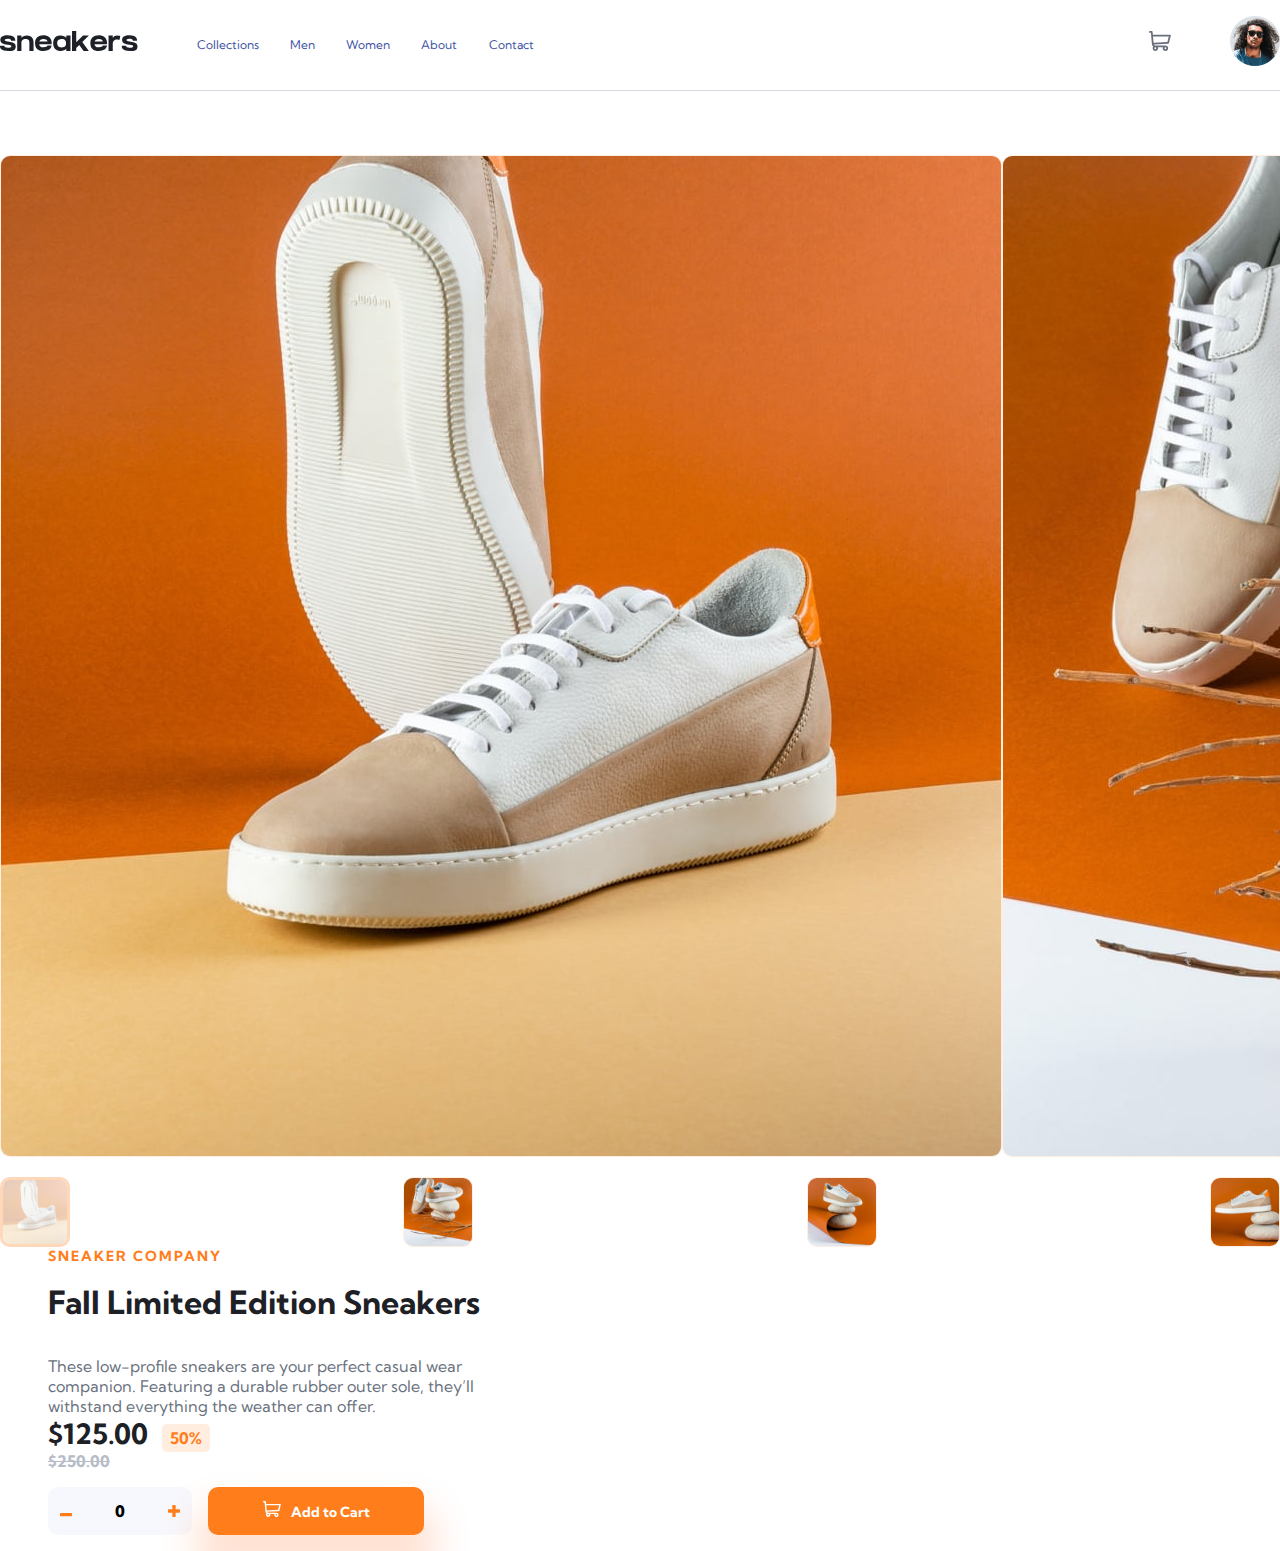
<file: index.html>
<!DOCTYPE html>
<html lang="en">
<head>
    <meta charset="UTF-8">
    <meta http-equiv="X-UA-Compatible" content="IE=edge">
    <meta name="viewport" content="width=device-width, initial-scale=1.0">
    <link rel="preconnect" href="https://fonts.googleapis.com">
    <link rel="preconnect" href="https://fonts.gstatic.com" crossorigin>
    <link href="https://fonts.googleapis.com/css2?family=Kumbh+Sans:wght@400;700&display=swap" rel="stylesheet">
    <link href="https://cdn.jsdelivr.net/npm/bootstrap@5.1.3/dist/css/bootstrap.min.css" rel="stylesheet" integrity="sha384-1BmE4kWBq78iYhFldvKuhfTAU6auU8tT94WrHftjDbrCEXSU1oBoqyl2QvZ6jIW3" crossorigin="anonymous">
    <link rel="stylesheet" href="style.css">
    <link rel="shortcut icon" href="images/favicon-32x32.png" type="image/x-icon">
    <title>E-commerce product page</title>
</head>
<body>


<!-- Light Box -->
<div class="light-box-wrapper" id="lightbox" >
    <div class="light-box-main">
        <img src="images/icon-close.svg" alt="icon-close" id="close">
        <div class="light-box">
            <img src="images/icon-previous.svg" alt="icon-previous" id="previous" onclick="plusSlides(-1)">
            <img src="images/icon-next.svg" alt="icon-next" id="next" onclick="plusSlides(1)">
            <div class="light-box-slider" id="lbp-slider">
                <img src="images/image-product-1.jpg" alt="product-1" class="img-fluid light-box-large-img">
                <img src="images/image-product-2.jpg" alt="product-1" class="img-fluid light-box-large-img">
                <img src="images/image-product-3.jpg" alt="product-1" class="img-fluid light-box-large-img">
                <img src="images/image-product-4.jpg" alt="product-1" class="img-fluid light-box-large-img">
            </div>
            <div class="light-box-thumpnail">
                <img src="images/image-product-1-thumbnail.jpg" alt="product-1-thump" class="light-box-small-img active" onclick="currentSlide(1)">
                <img src="images/image-product-2-thumbnail.jpg" alt="product-1-thump" class="light-box-small-img" onclick="currentSlide(2)">
                <img src="images/image-product-3-thumbnail.jpg" alt="product-1-thump" class="light-box-small-img" onclick="currentSlide(3)">
                <img src="images/image-product-4-thumbnail.jpg" alt="product-1-thump" class="light-box-small-img" onclick="currentSlide(4)">
            </div>
        </div>
    </div>
</div>                


<!-- header -->
<!-- mobilenav links -->
<div class="mobilemenulinks" id="mbmenu">
    <div class="content">
        <img src="images/icon-close.svg" alt="icon-close" id="mob-close">
        <div class="mblinks">
            <a href="#">Collections</a>
            <a href="#">Men</a>
            <a href="#">Women</a>
            <a href="#">About</a>
            <a href="#">Contact</a>
        </div>
    </div>
</div>
<div class="container">
    <div class="header">
        <div class="mobilemenu">
            <img src="images/icon-menu.svg" alt="icon-menu" id="mob-menu">
        </div>
        <div class="logo">
            <img src="images/logo.svg" alt="logo-icon">
        </div>
        <div class="links">
            <a href="#" class="active">Collections</a>
            <a href="#">Men</a>
            <a href="#">Women</a>
            <a href="#">About</a>
            <a href="#">Contact</a>
        </div>
        <div class="cart" >
            <img src="images/icon-cart.svg" alt="icon-cart" id="carticon">
            <span id="badge"></span>
        </div> 
        <!-- Cart Message -->
        <div class="cartmsg">
            <div class="cartmsgmain">
                <p class="cartmsghead">Cart</p>
            </div>
            <div class="cartmsgpara">
                <div id="emptycart" style="width: 100%; height: 100%;">
                    <p >Your cart is empty.</p>
                </div>
                <div id="cartlist">
                    <img src="images/image-product-1-thumbnail.jpg" alt="product-1" style="width: 50px;border-radius: 5px;float: left; margin-right: 10px;">
                    <p id="msg-one" style="color: hsl(219, 9%, 45%);" class="mb-0" >Fall Limited Edition Sneakers</p>
                    <span id="msg-two" style="color: hsl(219, 9%, 45%);" class="mb-0" >Autumn Limited Edition...</span>
                    <p style="color:hsl(219, 9%, 45%)">$<span id="fixedprice">125.00</span> x <span id="ordercount" style="color: hsl(219, 9%, 45%); margin-right: 5px;"></span> <span id="dollarsign" style="color: hsl(220, 13%, 13%) ;font-weight: 800;">$</span><span id="totalamount" style="color: hsl(220, 13%, 13%) ;font-weight: 800;">375</span><span style="color: hsl(220, 13%, 13%) ;font-weight: 800;">.00</span> <span style="position: absolute;right: 30px;top: 98px;"><img src="images/icon-delete.svg" alt="icon-delete" style="width: 15px; cursor: pointer;" id="cartdeleteicon"></span></p>
                    <button id="cartcheckout" style="background: #ff7d1a;outline: none;border: none;padding: 1rem 0rem;width: 100%;border-radius: 10px;color: hsl(0, 0%, 100%);font-weight: 600;">Checkout</button>
                </div>
            </div>
        </div>     
        <div class="admin">
            <img src="images/image-avatar.png" alt="avathar-img" id="avathar-icon">
        </div>
    </div>
</div>

<!-- Hero Section -->

<!-- mobileproduct -->
<div class="mobileproduct">
    <img src="images/icon-previous.svg" alt="icon-previous" id="mob-previous" onclick="nextSlides(-1)">
    <img src="images/icon-next.svg" alt="icon-next" id="mob-next" onclick="nextSlides(1)">
    <div class="mob-product-slider">
        <img src="images/image-product-1.jpg" alt="product-1" class="img-fluid mob-large-img">
        <img src="images/image-product-2.jpg" alt="product-2" class="img-fluid mob-large-img">
        <img src="images/image-product-3.jpg" alt="product-3" class="img-fluid mob-large-img">
        <img src="images/image-product-4.jpg" alt="product-4" class="img-fluid mob-large-img">
    </div>
</div>
<div class="container">
    <div class="hero-section">
        <div class="row">
            <div class="col-12 col-sm-12 col-md-6">
                <div class="container">
                    <div class="container">
                        <div class="container">
                            <div class="products" id="products">
                                <div class="product-tiles">
                                    <div class="product-slider" id="slider">
                                        <img src="images/image-product-1.jpg" alt="product-1" class="img-fluid large-img">
                                        <img src="images/image-product-2.jpg" alt="product-2" class="img-fluid large-img">
                                        <img src="images/image-product-3.jpg" alt="product-3" class="img-fluid large-img">
                                        <img src="images/image-product-4.jpg" alt="product-4" class="img-fluid large-img">
                                    </div>
                                </div>
                                <div class="product-thumpnail">
                                    <img src="images/image-product-1-thumbnail.jpg" alt="product-1-thump" class="small-img active" id="p-one">
                                    <img src="images/image-product-2-thumbnail.jpg" alt="product-2-thump" class="small-img" id="p-two">
                                    <img src="images/image-product-3-thumbnail.jpg" alt="product-2-thump" class="small-img" id="p-three">
                                    <img src="images/image-product-4-thumbnail.jpg" alt="product-4-thump" class="small-img" id="p-four">
                                </div>
                            </div>
                        </div>
                    </div>
                </div>
            </div>
            <div class="col-12 col-sm-12 col-md-6">
                <div class="hero-right-wrapper">
                    <div class="container">
                        <div class="container">
                            <div class="hero-right">
                                <div class="mini-head">
                                    <h6>Sneaker Company</h6>
                                </div>
                                <div class="main-head">
                                    <h1>Fall Limited Edition Sneakers</h1>
                                </div>
                                <div class="hero-para">
                                    <p>These low-profile sneakers are your perfect casual wear <br> companion. Featuring a 
                                        durable rubber outer sole, they’ll <br> withstand everything the weather can offer.</p>
                                </div>
                                <div class="amount">
                                    <div class="new-amount">
                                        <span id="current-price">$125.00</span>
                                        <span id="discount">50%</span>
                                    </div>
                                    <div class="old-amount">
                                        <span id="old-price">$250.00</span>
                                    </div>
                                </div>
                                <div class="add-to-cart">
                                    <div id="count-items">
                                        <span id="minus" style="background: hsl(223, 64%, 98%); cursor: pointer;"><img src="images/icon-minus.svg" alt="minus-icon"></span>
                                        <span id="itemnum" style="background: hsl(223, 64%, 98%); font-weight: 800;">0</span>
                                        <span id="plus" style="background: hsl(223, 64%, 98%); cursor: pointer;"><img src="images/icon-plus.svg" alt="plus-icon"></span>
                                    </div>
                                    <button id="cartbtn"><img src="images/icon-cart copy.svg" alt="icon-cart">Add to Cart</button>
                                </div>
                            </div>
                        </div>
                    </div>
                </div>
            </div>
        </div>
    </div>
</div>








    <script src="https://cdn.jsdelivr.net/npm/bootstrap@5.1.3/dist/js/bootstrap.bundle.min.js" integrity="sha384-ka7Sk0Gln4gmtz2MlQnikT1wXgYsOg+OMhuP+IlRH9sENBO0LRn5q+8nbTov4+1p" crossorigin="anonymous"></script>
    <script src="app.js"></script>
</body>
</html>
</file>
<file: style.css>
*{
    padding: 0;
    margin: 0;
    box-sizing: border-box;
    font-family: 'Kumbh Sans', sans-serif;   
}
body{
    background: hsl(0, 0%, 100%);
}
.header{
    display: flex;
    justify-content: space-between;
    align-items: center;
    padding-top: 1rem;
    padding-bottom: 20px;
    border-bottom: 0.1px solid hsl(220deg 14% 75% / 58%);
    position: relative;
}
.header .logo{
    flex-grow: 1;
}
.header .links{
    flex-grow: 10;   
}
.header .links a{
    flex-grow: 5;
    text-decoration: none;
    font-size: 12px;
    color: hsl(228, 45%, 44%);
    margin-right: 1.7rem;
    text-transform: capitalize;
}
.header .links a:hover{
    border-bottom: 4px solid #ff7d1a;
    padding-bottom: 2rem;
}

.header .cart{
    flex-grow: 1;
    position: relative;
}
.header .cart img{
    cursor: pointer;
}
.header .cart #badge{
    position: absolute;
    top: -3px;
    left: 9px;
    font-weight: 600;
    font-size: 10px;
    padding: 0px 7px;
    border-radius: 50%;
    background: #ff7d1a;
    color: hsl(0, 0%, 100%);
}
/* cart message */
.header .cartmsg{
    display: none;
    position: absolute;
    right: -64px;
    top: 70px;
    background: hsl(0, 0%, 100%);
    width: 345px;
    height: 225px;
    border-radius: 15px;
    box-shadow: 0px 22px 68px -25px rgb(100 98 98);
    z-index: 2;
}
.header .cartmsg .cartmsgmain{
    padding: 20px 20px 3px 20px;
    border-bottom: 1.5px solid hsl(220deg 14% 75% / 58%);
}
.header .cartmsg .cartmsgmain .cartmsghead{
    font-weight: 900;
}
.header .cartmsg .cartmsgpara{
    width: 100%;
    height: 72%;
    padding: 20px;
}
.header .cartmsg .cartmsgpara #emptycart p{
    height: 100%;
    display: flex;
    justify-content: center;
    align-items: center;
    color: hsl(219, 9%, 45%);
    font-weight: 900;
}
.header .cartmsg .cartmsgpara .cartlist{
    width: 100%;
    height: 100%;
    position: relative;
    
}
.header .cartmsg .cartmsgpara .cartlist p{
    color: hsl(220, 14%, 75%);
}

.header #avathar-icon{
    width: 50px;
    cursor: pointer;
}
.header #avathar-icon:hover{
    border: 3px solid #ff7d1a;
    border-radius: 100%;
}


/* Hero Section */

.hero-section{
    padding-top: 4rem;
}
.products{
    overflow: hidden;
}
.products .product-tiles .product-slider .large-img{
    border-radius: 10px;
    border: 1px solid hsl(25, 100%, 94%);
    cursor: pointer;
}
.products .product-tiles .product-slider{
    display: flex;
}
.products .product-thumpnail{
    display: flex;
    flex-flow: row;
    justify-content: space-between;
    padding-top: 20px;
}
.products .product-thumpnail .small-img{
    width: 70px;
    height: 70px;
    border-radius: 10px;
    border: 1px solid hsl(25, 100%, 94%);
    cursor: pointer;
}
.products .product-thumpnail .small-img:hover{
    opacity: 0.5;
}
.products .product-thumpnail .active{
    opacity: 0.3;
    border:#ff7d1a outset;
    border-width: 3px;
    border-style: solid;
}

/* Light Box Wrapper */
.light-box-wrapper{
    display: none;
    position: fixed;
    width: 100%;
    height: 100vh;
    background: hsl(0deg 0% 0% / 70%);
    z-index: 2;
}
.light-box-wrapper .light-box-main{
    max-width: 400px;
    position: relative;
    margin: 0 auto;
    top: 70px;
    background: rgba(0, 0, 0, 0);
}
.light-box-wrapper .light-box-main #close{
    position: relative;
    left: 385px;
    width: 15px;
    padding-bottom: 15px;
    background: rgba(0, 0, 0, 0);
    filter: brightness(9);
    cursor: pointer;
}
.light-box-wrapper .light-box-main .light-box #previous{
    position: absolute;
    left: -20px;
    top: 37%;
    width: 40px;
    height: 40px;
    padding: 15px;
    border-radius: 50px;
    cursor: pointer;
    background: hsl(0, 0%, 100%);
    z-index: 2;
}
.light-box-wrapper .light-box-main .light-box #previous:hover{
    color: #ff7d1a;
    stroke-width: 5;
}
.light-box-wrapper .light-box-main .light-box #next{
    position: absolute;
    right: -20px;
    top: 37%;
    width: 40px;
    height: 40px;
    padding: 15px;
    border-radius: 50px;
    cursor: pointer;
    background: hsl(0, 0%, 100%);
    z-index: 2;
}
.light-box-wrapper .light-box-main .light-box{
    overflow: hidden;
    
}
.light-box-wrapper .light-box-main .light-box .light-box-slider{
    display: flex;
    padding-bottom: 20px;   
    
}
.light-box-wrapper .light-box-main .light-box .light-box-slider .light-box-large-img{
    border-radius: 10px;
}
.light-box-wrapper .light-box-main .light-box .light-box-thumpnail{
    display: flex;
    justify-content: space-evenly;
    padding-bottom: 2rem;
     
}
.light-box-wrapper .light-box-main .light-box .light-box-thumpnail .active{
    opacity: 0.5;
    border:#ff7d1a outset;
    border-width: 3px;
    border-style: solid;
    
}
.light-box-wrapper .light-box-main .light-box .light-box-thumpnail .light-box-small-img{
    border-radius: 8px;
    width: 65px;
    cursor: pointer;
}

/* hero-right-wrapper */
.hero-right-wrapper{
    width: 100%;
    height: 100%;
    display: flex;
    align-items: center;
}
.hero-right .mini-head h6{
    text-transform: uppercase;
    font-weight: 700;
    color: hsl(26, 100%, 55%);
    letter-spacing: 2px;
    font-size: 14px;
    margin-bottom: 1rem;
}
.hero-right .main-head h1{
    color: hsl(220, 13%, 13%);
    font-weight: 700;
    line-height: 43px;
    margin-bottom: 2rem;
}
.hero-right .hero-para p{
    color: hsl(219, 9%, 45%);
}
.hero-right .amount .new-amount #current-price{
    color: hsl(220, 13%, 13%);
    font-weight: 700;
    font-size: 28px;
    margin-right: 10px;
}
.hero-right .amount .new-amount #discount{
    padding: 4px 8px;
    background: hsl(25, 100%, 94%);
    color: hsl(26, 100%, 55%);
    border-radius: 5px;
    font-weight: 700;
}
.hero-right .amount .old-amount #old-price{
    color: hsl(220, 14%, 75%);
    text-decoration: line-through;
    font-weight: 700;
}

/* Add to Cart */
.hero-right .add-to-cart{
    padding: 1rem 0rem;
    display: flex;
    
}
.hero-right .add-to-cart #count-items{
    width: 9rem;
    height: 3rem;
    background: hsl(223, 64%, 98%);
    display: flex;
    justify-content: space-between;
    align-items: center;
    padding: 0px 12px;
    margin-right: 1rem;
    border-radius: 10px;
}
.hero-right .add-to-cart button{
    background: hsl(26, 100%, 55%);
    color: #ffffff;
    border: none;
    outline: none;
    padding: 10px 0px;
    width: 50%;
    border-radius: 10px;
    box-shadow: 0px 31px 34px 12px rgb(255 125 56 / 21%);
    font-size: 14px;
    font-weight: 700;
}
.hero-right .add-to-cart button img{
    background: rgb(255, 125, 26);
    margin-right: 10px;
    width: 18px;
} 

/* mobile menu */
.header .mobilemenu{
    margin: 0px 15px;
    display: none;
    position: relative;
}
.mobilemenulinks{
    display: none;
    background: hsla(0, 0%, 0%, 0.726);
    position: absolute;
    z-index: 2;
    height: 100vh;
    width: 100%;
}
.mobilemenulinks .content{
    background:hsl(0, 0%, 100%);
    width: 65%;
    height: 100vh;
    padding-left: 27px; 
    padding-top: 24px; 
}
.mobilemenulinks .content .mblinks a{
    text-decoration: none;
    display: flex;
    flex-flow: column;
    color: hsl(220, 13%, 13%);
    font-size: 14px;
    font-weight: 700;
    opacity: 0.9;
    margin-bottom: 12px;
}
.mobilemenulinks .content #mob-close{
    width: 12px;
    margin-bottom: 3rem;
}

.mobileproduct{
    display: none;
    overflow: hidden;
    position: relative;
}
.mobileproduct #mob-previous{
    position: absolute;
    left: 13px;
    top: 45%;
    padding: 12px;
    background:hsl(0, 0%, 100%);
    border-radius: 50px;
    width: 35px;
    height: 35px;
}
.mobileproduct #mob-next{
    position: absolute;
    right: 13px;
    top: 45%;
    padding: 12px;
    background: hsl(0, 0%, 100%);
    border-radius: 50px;
    width: 35px;
    height: 35px;
}
.mobileproduct .mob-product-slider{
    display: flex;
   
}



/* Responsive Break Points */
/* Extra small devices (phones, 600px and down) */
@media only screen and (max-width: 600px) {
    .header .links{
        display: none;
    }
    .header .mobilemenu{
        display: block;
    }
    .header #avathar-icon{
        width: 25px !important;
    }
    .header .logo{
        flex-grow: 6;
    }
    .header{
        border-bottom: none;
    }
    .hero-section{
        padding-top: 0;
    }
    .mobileproduct{
        display: block;
    }
    .products{
        display: none;
    }
    .hero-right-wrapper{
        padding-top: 1rem;
        align-items: flex-start;
    }
    .hero-right-wrapper .container{
        padding: 0px 5px;
    }
    .hero-right .main-head h1{
        line-height: 30px;
        margin-bottom: 1rem;
    }
    .hero-right .hero-para br{
        display: none;
    }
    .hero-right .amount{
        display: flex;
        align-items: baseline;
        justify-content: space-between;
    }
    .hero-right .add-to-cart{
        display: block;
    }
    .hero-right .add-to-cart #count-items{
        width: 100%;
        margin-right: 0;
    }
    .hero-right .add-to-cart button{
        width: 100%;
        margin-top: 16px;
        margin-bottom: 60px;
    }
    .header .cartmsg{
        width: 100%;
        right: 0;
    }
    #msg-one{
        display: none;
    }
    #msg-two{
        display: block;
    }
  
}

/* Small devices (portrait tablets and large phones, 600px and up) */
@media only screen and (min-width: 600px) {
    .header .links{
        display: none;
    }
    .header .mobilemenu{
        display: block;
    }
    .header #avathar-icon{
        width: 25px !important;
    }
    .header .logo{
        flex-grow: 6;
    }
    .header{
        border-bottom: none;
    }
    .hero-section{
        padding-top: 0;
    }
    .mobileproduct{
        display: block;
    }
    .products{
        display: none;
    }
    .hero-right-wrapper{
        padding-top: 1rem;
    }
    .hero-right-wrapper .container{
        padding: 0px 5px;
    }
    .hero-right .main-head h1{
        line-height: 30px;
        margin-bottom: 1rem;
    }
    .hero-right .hero-para br{
        display: none;
    }
    .hero-right .amount{
        display: flex;
        align-items: baseline;
        justify-content: space-between;
    }
    .hero-right .add-to-cart{
        display: block;
    }
    .hero-right .add-to-cart #count-items{
        width: 100%;
        margin-right: 0;
    }
    .hero-right .add-to-cart button{
        width: 100%;
        margin-top: 16px;
        margin-bottom: 60px;
    }
    .header .cartmsg{
        width: 100%;
        right: 0;
    }
    #msg-one{
        display: none;
    }
    #msg-two{
        display: block;
    }
}

/* Medium devices (landscape tablets, 768px and up) */
@media only screen and (min-width: 768px) {
    .header .links{
        display: block;
    }
    .header .mobilemenu{
        display: none;
    }
    .header #avathar-icon{
        width: 30px !important;
    }
    .header .logo{
        flex-grow: 1;
    }
    .header{
        border-bottom: 0.1px solid hsl(220deg 14% 75% / 58%);
    }
    .hero-section{
        padding-top: 4rem;
    }
    .mobileproduct{
        display: none;
    }
    .products{
        display: block;
    }
    .hero-right-wrapper{
        padding-top: 0;
    }
    .hero-right-wrapper .container{
        padding: 0px 24px;
    }
    .hero-right .main-head h1{
        line-height: 43px;
        margin-bottom: 2rem;
    }
    .hero-right .hero-para br{
        display: block;
    }
    .hero-right .amount{
        display: block;      
    }
    .hero-right .add-to-cart{
        display: flex;
    }
    .hero-right .add-to-cart #count-items{
        width: 9rem;
        margin-right: 1rem;
    }
    .hero-right .add-to-cart button{
        width: 50%;
        margin-top: 0;
        margin-bottom: 0;
    }
    .header .cartmsg{
        width: 345px;
        right: -64px;
    }
    #msg-one{
        display: block;
    }
    #msg-two{
        display: none;
    }
}

/* Large devices (laptops/desktops, 992px and up) */
@media only screen and (min-width: 992px) {
    .header .links{
        display: block;
    }
    .header .mobilemenu{
        display: none;
    }
    .header #avathar-icon{
        width: 40px !important;
    }
    .header .logo{
        flex-grow: 1;
    }
    .header{
        border-bottom: 0.1px solid hsl(220deg 14% 75% / 58%);
    }
    .hero-section{
        padding-top: 4rem;
    }
    .mobileproduct{
        display: none;
    }
    .products{
        display: block;
    }
    .hero-right-wrapper{
        padding-top: 0;
    }
    .hero-right-wrapper .container{
        padding: 0px 24px;
    }
    .hero-right .main-head h1{
        line-height: 43px;
        margin-bottom: 2rem;
    }
    .hero-right .hero-para br{
        display: block;
    }
    .hero-right .amount{
        display: block; 
    }
    .hero-right .add-to-cart{
        display: flex;
    }
    .hero-right .add-to-cart #count-items{
        width: 9rem;
        margin-right: 1rem;
    }
    .hero-right .add-to-cart button{
        width: 50%;
        margin-top: 0;
        margin-bottom: 0;
    }
    .header .cartmsg{
        width: 345px;
        right: -64px;
    }
    #msg-one{
        display: block;
    }
    #msg-two{
        display: none;
    }
}

/* Extra large devices (large laptops and desktops, 1200px and up) */
@media only screen and (min-width: 1200px) {
    .header .links{
        display: block;
    }
    .header .mobilemenu{
        display: none;
    }
    .header #avathar-icon{
        width: 50px !important;
    }
    .header .logo{
        flex-grow: 1;
    }
    .header{
        border-bottom: 0.1px solid hsl(220deg 14% 75% / 58%);
    }
    .hero-section{
        padding-top: 4rem;
    }
    .mobileproduct{
        display: none;
    }
    .products{
        display: block;
    }
    .hero-right-wrapper{
        padding-top: 0;
    }
    .hero-right-wrapper .container{
        padding: 0px 24px;
    }
    .hero-right .main-head h1{
        line-height: 43px;
        margin-bottom: 2rem;
    }
    .hero-right .hero-para br{
        display: block;
    }
    .hero-right .amount{
        display: block;
    }
    .hero-right .add-to-cart{
        display: flex;
    }
    .hero-right .add-to-cart #count-items{
        width: 9rem;
        margin-right: 1rem;
    }
    .hero-right .add-to-cart button{
        width: 50%;
        margin-top: 0;
        margin-bottom: 0;
    }
    .header .cartmsg{
        width: 345px;
        right: -64px;
    }
    #msg-one{
        display: block;
    }
    #msg-two{
        display: none;
    }
}
</file>
